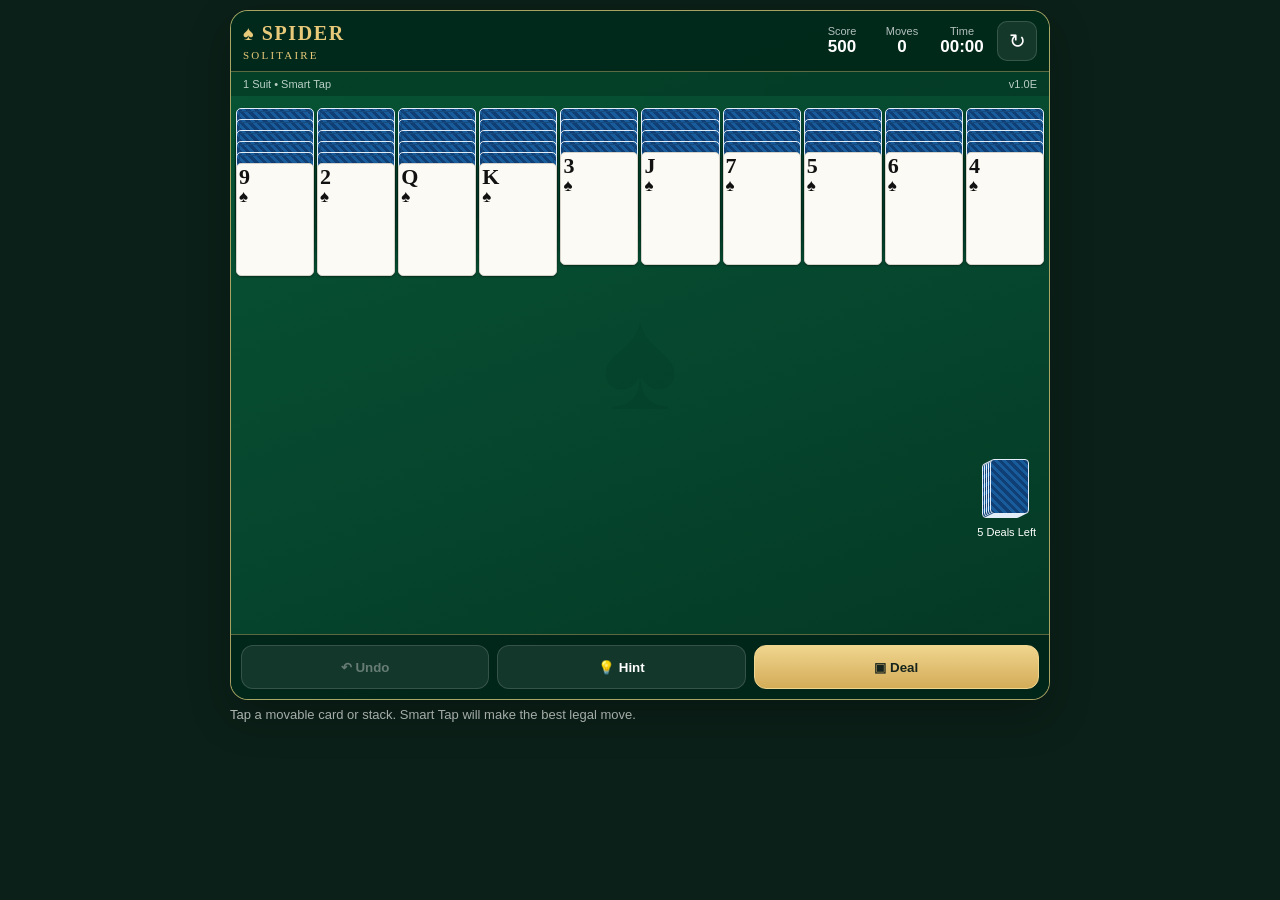
<file: Spider-Solitaire-1.0E-index.html>
<!doctype html>
<html lang="en">
<head>
<meta charset="utf-8">
<meta name="viewport" content="width=device-width,initial-scale=1,maximum-scale=1,user-scalable=no">
<meta name="theme-color" content="#06462e">
<title>Spider Solitaire 1.0E</title>
<style>
:root{--felt1:#075534;--felt2:#06462e;--felt3:#043723;--gold:#e8c879;--cream:#fbfaf5}
*{box-sizing:border-box}html,body{margin:0;min-height:100%;background:#0b2018;color:#fff;font-family:Arial,sans-serif}
body{padding:10px;overscroll-behavior:none;touch-action:manipulation}
.game-shell{position:relative;max-width:820px;margin:auto;min-height:690px;overflow:hidden;border-radius:18px;border:1px solid rgba(232,200,121,.72);background:linear-gradient(160deg,var(--felt1),var(--felt2) 55%,var(--felt3));box-shadow:0 16px 40px #0004}
.topbar{display:grid;grid-template-columns:1fr auto auto;align-items:center;gap:12px;padding:10px 12px;background:#00271af2;border-bottom:1px solid #e8c87966}
.brand-main,.brand-sub{color:var(--gold);font-family:Georgia,serif;letter-spacing:.08em}.brand-main{font-weight:700;font-size:20px}.brand-sub{font-size:11px;letter-spacing:.2em;margin-top:4px}
.stats{display:flex;gap:14px}.stat{text-align:center;min-width:46px}.stat span{display:block;font-size:11px;opacity:.7}.stat strong{font-size:17px}
.icon-btn{width:40px;height:40px;border-radius:10px;background:#ffffff14;color:#fff;border:1px solid #ffffff26;font-size:20px}
.subbar{display:flex;justify-content:space-between;padding:6px 12px;font-size:11px;opacity:.72;background:#00271a8c}
.board{position:relative;min-height:540px;padding:12px 5px 104px;overflow:hidden;touch-action:none}
.columns{position:relative;z-index:2;display:grid;grid-template-columns:repeat(10,minmax(0,1fr));gap:3px}
.column{position:relative;height:430px;min-width:0;border-radius:6px}.column.drop-target{outline:2px solid var(--gold);outline-offset:1px;background:#e8c87914}
.empty-slot{position:absolute;top:0;left:0;width:100%;aspect-ratio:.69;border-radius:5px;border:1px dashed #ffffff33}
.card{position:absolute;left:0;width:100%;aspect-ratio:.69;border-radius:5px;overflow:hidden;box-shadow:0 1px 2px #0006;user-select:none;-webkit-user-select:none;touch-action:none}
.card.back{background:repeating-linear-gradient(45deg,#103f75,#103f75 3px,#195c9b 3px,#195c9b 6px);border:1.5px solid #e3edf7;outline:1px solid #174a7d;outline-offset:-4px}
.card.face,.motion-card{background:var(--cream);color:#111;border:1px solid #d5d2c9;padding:3px 2px;font-family:Georgia,serif;font-weight:700}
.rank{font-size:clamp(10px,3vw,22px);line-height:.95}.suit{font-size:clamp(8px,2.5vw,17px);line-height:1}
.card.selected{outline:3px solid var(--gold);outline-offset:-2px}
.watermark{position:absolute;left:0;right:0;top:180px;text-align:center;font-size:145px;color:#000;opacity:.05;pointer-events:none;z-index:1}
.stock-wrap{position:absolute;right:13px;bottom:104px;z-index:3;text-align:center;font-size:11px}.stock{width:49px;height:59px;position:relative;margin:0 auto 4px}
.stock-card{position:absolute;width:39px;height:55px;border-radius:4px;background:repeating-linear-gradient(45deg,#103f75,#103f75 3px,#195c9b 3px,#195c9b 6px);border:1px solid #e3edf7}
.completed{position:absolute;left:10px;bottom:105px;display:flex;gap:3px;z-index:3}.complete-card{width:24px;height:34px;border-radius:3px;background:var(--cream);color:#111;border:1px solid #ddd;text-align:center;font:700 14px/32px Georgia,serif}
.toolbar{position:absolute;left:0;right:0;bottom:0;display:grid;grid-template-columns:1fr 1fr 1.15fr;gap:8px;padding:10px;background:#002619f5;border-top:1px solid #e8c87966;z-index:5}
.toolbar-btn{min-height:44px;border-radius:12px;font-weight:700;color:#fff;background:#ffffff14;border:1px solid #ffffff24}.toolbar-btn:disabled{color:#ffffff59}.deal-btn{background:linear-gradient(#efd58e,#d4ac58);color:#17241d;border-color:#efd58e}.deal-btn:disabled{opacity:.5}
.status{max-width:820px;margin:7px auto 0;font-size:13px;color:#bfc8c3;min-height:20px}
.hint-counter{position:absolute;left:50%;bottom:110px;transform:translateX(-50%);z-index:1200;background:#001f16e8;border:1px solid var(--gold);color:var(--gold);border-radius:999px;padding:7px 12px;font-size:12px;font-weight:700}
.motion-stack{position:absolute;z-index:1100;pointer-events:none;filter:drop-shadow(0 7px 6px #0006);will-change:transform}
.motion-card{position:absolute;left:0;width:100%;aspect-ratio:.69;border-radius:5px}
.motion-stack.hinting{filter:drop-shadow(0 0 7px rgba(232,200,121,.9))}
.toast{position:fixed;left:50%;bottom:22px;transform:translateX(-50%) translateY(15px);background:#000d;color:#fff;padding:9px 13px;border-radius:999px;font-size:13px;opacity:0;pointer-events:none;transition:.18s;z-index:5000}.toast.show{opacity:1;transform:translateX(-50%)}
@media(max-width:430px){body{padding:4px}.game-shell{border-radius:14px;min-height:650px}.topbar{padding:9px 7px;gap:7px}.brand-main{font-size:17px}.stats{gap:7px}.stat{min-width:38px}.stat strong{font-size:15px}.icon-btn{width:36px;height:36px}.subbar{padding:5px 7px}.board{padding-left:2px;padding-right:2px}.columns{gap:2px}.column{height:440px}.card.face,.motion-card{padding:2px 1px}}
</style>
</head>
<body>
<main class="game-shell">
<header class="topbar">
  <div><div class="brand-main">♠ SPIDER</div><div class="brand-sub">SOLITAIRE</div></div>
  <div class="stats">
    <div class="stat"><span>Score</span><strong id="score">500</strong></div>
    <div class="stat"><span>Moves</span><strong id="moves">0</strong></div>
    <div class="stat"><span>Time</span><strong id="timer">00:00</strong></div>
  </div>
  <button id="newGameTop" class="icon-btn" aria-label="New game">↻</button>
</header>
<div class="subbar"><span>1 Suit • Smart Tap</span><span>v1.0E</span></div>
<section id="board" class="board">
  <div class="watermark">♠</div>
  <div id="columns" class="columns"></div>
  <div id="completed" class="completed"></div>
  <div class="stock-wrap"><div id="stock" class="stock"></div><div id="stockLabel">5 Deals Left</div></div>
  <div id="hintCounter" class="hint-counter" hidden>Hint 1 of 5</div>
</section>
<footer class="toolbar">
  <button id="undo" class="toolbar-btn" disabled>↶ Undo</button>
  <button id="hint" class="toolbar-btn">💡 Hint</button>
  <button id="deal" class="toolbar-btn deal-btn">▣ Deal</button>
</footer>
</main>
<div id="status" class="status" aria-live="polite">Tap a movable card or stack. Smart Tap will make the best legal move.</div>
<div id="toast" class="toast"></div>
<script>
(() => {
const $=id=>document.getElementById(id), board=$('board'), columnsEl=$('columns'), stockEl=$('stock'), stockLabel=$('stockLabel'), completedEl=$('completed'), status=$('status'), movesEl=$('moves'), scoreEl=$('score'), timerEl=$('timer'), undoBtn=$('undo'), hintBtn=$('hint'), dealBtn=$('deal'), newBtn=$('newGameTop'), hintCounter=$('hintCounter'), toastEl=$('toast');
const ranks=['A','2','3','4','5','6','7','8','9','10','J','Q','K'], val=r=>ranks.indexOf(r)+1;
let state,history=[],selected=null,started=false,startAt=0,timerId=null,pointer=null,hintRun=null,animating=false;
const sleep=ms=>new Promise(r=>setTimeout(r,ms));
function toast(t){toastEl.textContent=t;toastEl.classList.add('show');clearTimeout(toastEl._t);toastEl._t=setTimeout(()=>toastEl.classList.remove('show'),1200)}
function deck(){let d=[],id=0;for(let s=0;s<8;s++)for(const rank of ranks)d.push({id:id++,rank,faceUp:false});return d}
function shuffle(a){for(let i=a.length-1;i;i--){let j=Math.floor(Math.random()*(i+1));[a[i],a[j]]=[a[j],a[i]]}}
function copy(){return JSON.parse(JSON.stringify(state))} function remember(){history.push(copy());if(history.length>100)history.shift()}
function fmt(s){return String(Math.floor(s/60)).padStart(2,'0')+':'+String(s%60).padStart(2,'0')}
function startClock(){if(started)return;started=true;startAt=Date.now()-state.elapsed*1000;timerId=setInterval(()=>{state.elapsed=Math.floor((Date.now()-startAt)/1000);stats()},1000)}
function stopClock(){clearInterval(timerId);timerId=null} function stats(){movesEl.textContent=state.moves;scoreEl.textContent=Math.max(0,500-state.moves+state.completed*100);timerEl.textContent=fmt(state.elapsed)}
function cancelHint(msg=''){if(!hintRun)return;hintRun.cancelled=true;hintRun=null;hintCounter.hidden=true;document.querySelectorAll('.motion-stack').forEach(x=>x.remove());animating=false;if(msg)status.textContent=msg}
function newGame(){cancelHint();stopClock();started=false;history=[];selected=null;let d=deck();shuffle(d);let cols=Array.from({length:10},()=>[]);for(let r=0;r<6;r++)for(let c=0;c<10;c++)if(r<5||c<4)cols[c].push(d.pop());cols.forEach(c=>c[c.length-1].faceUp=true);state={cols,stock:d,moves:0,completed:0,elapsed:0};status.textContent='Tap a movable card or stack. Smart Tap will make the best legal move.';render()}
function movable(c,i){let a=state.cols[c];if(i<0||!a[i]?.faceUp)return false;for(let x=i;x<a.length-1;x++)if(!a[x+1].faceUp||val(a[x].rank)!==val(a[x+1].rank)+1)return false;return true}
function legal(f,i,t){if(f===t||!movable(f,i))return false;let m=state.cols[f][i],d=state.cols[t];return !d.length||val(d[d.length-1].rank)===val(m.rank)+1}
function flip(c){let a=state.cols[c];if(a.length&&!a[a.length-1].faceUp)a[a.length-1].faceUp=true}
function complete(c){let a=state.cols[c];if(a.length<13)return false;let s=a.length-13;for(let i=0;i<13;i++)if(!a[s+i].faceUp||val(a[s+i].rank)!==13-i)return false;a.splice(s,13);state.completed++;flip(c);return true}
function post(){for(let c=0;c<10;c++)while(complete(c)){};if(state.completed===8){stopClock();toast('You win!');status.textContent=`You won in ${state.moves} moves and ${fmt(state.elapsed)}!`}render()}
function offsets(a){let y=0,o=[];for(const c of a){o.push(y);y+=c.faceUp?27:11}return o}
function scoreMove(f,i,t){let s=state.cols[f],d=state.cols[t],score=0;if(i>0&&!s[i-1].faceUp)score+=1000;if(d.length)score+=425;else score-=150;score+=(s.length-i)*4;return score}
function allMoves(){let a=[];for(let f=0;f<10;f++)for(let i=0;i<state.cols[f].length;i++)if(movable(f,i))for(let t=0;t<10;t++)if(legal(f,i,t))a.push({from:f,index:i,to:t,score:scoreMove(f,i,t)});a.sort((x,y)=>y.score-x.score);let seen=new Set();return a.filter(m=>{let k=`${m.from}-${m.index}-${m.to}`;if(seen.has(k))return false;seen.add(k);return true})}
function best(f,i){return allMoves().filter(m=>m.from===f&&m.index===i)[0]||null}
function cardEl(c,i){return columnsEl.querySelector(`.card[data-col="${c}"][data-index="${i}"]`)}
function colEl(c){return columnsEl.querySelector(`.column[data-col="${c}"]`)}
function destinationPoint(to){let col=colEl(to),r=col.getBoundingClientRect(),br=board.getBoundingClientRect(),cards=state.cols[to],ys=offsets(cards);let y=cards.length?ys[cards.length-1]+27:0;return{x:r.left-br.left,y:r.top-br.top+y}}
function motionStack(from,index,hint=false){let el=cardEl(from,index),cr=el.getBoundingClientRect(),br=board.getBoundingClientRect(),cards=state.cols[from].slice(index),h=document.createElement('div');h.className='motion-stack'+(hint?' hinting':'');h.style.width=cr.width+'px';h.style.height=(cr.height+(cards.length-1)*27)+'px';h.style.left=(cr.left-br.left)+'px';h.style.top=(cr.top-br.top)+'px';cards.forEach((c,n)=>{let d=document.createElement('div');d.className='motion-card';d.style.top=(n*27)+'px';d.innerHTML=`<div class="rank">${c.rank}</div><div class="suit">♠</div>`;h.appendChild(d)});board.appendChild(h);return h}
async function animatePreview(m,run,num,total){if(run.cancelled)return;render();let h=motionStack(m.from,m.index,true),start=cardEl(m.from,m.index).getBoundingClientRect(),br=board.getBoundingClientRect(),dest=destinationPoint(m.to);let sx=start.left-br.left,sy=start.top-br.top,dx=dest.x-sx,dy=dest.y-sy;hintCounter.textContent=`Hint ${num} of ${total}`;hintCounter.hidden=false;await h.animate([{transform:'translate(0,0)'},{transform:`translate(${dx}px,${dy}px)`}],{duration:550,easing:'ease-in-out',fill:'forwards'}).finished.catch(()=>{});if(run.cancelled){h.remove();return}await sleep(280);await h.animate([{transform:`translate(${dx}px,${dy}px)`},{transform:'translate(0,0)'}],{duration:450,easing:'ease-in-out',fill:'forwards'}).finished.catch(()=>{});h.remove();await sleep(180)}
async function runHints(){if(hintRun){cancelHint('Hint tour stopped.');return}let list=allMoves().slice(0,5);if(!list.length){status.textContent=state.stock.length>=10?'No legal tableau move found. Try Deal.':'No legal move found.';toast('Try Deal');return}let run={cancelled:false};hintRun=run;animating=true;status.textContent=`Showing ${list.length} possible move${list.length===1?'':'s'}…`;for(let n=0;n<list.length;n++){if(run.cancelled)break;await animatePreview(list[n],run,n+1,list.length)}if(!run.cancelled){hintCounter.hidden=true;hintRun=null;animating=false;status.textContent='Hint tour complete. Make any move you like.'}}
async function animateReal(m,commit){animating=true;render();let h=motionStack(m.from,m.index),src=cardEl(m.from,m.index),sr=src.getBoundingClientRect(),br=board.getBoundingClientRect(),dest=destinationPoint(m.to),dx=dest.x-(sr.left-br.left),dy=dest.y-(sr.top-br.top);state.cols[m.from].slice(m.index).forEach((_,n)=>{let e=cardEl(m.from,m.index+n);if(e)e.style.visibility='hidden'});await h.animate([{transform:'translate(0,0)'},{transform:`translate(${dx}px,${dy}px)`}],{duration:300,easing:'cubic-bezier(.2,.75,.25,1)',fill:'forwards'}).finished.catch(()=>{});commit();h.remove();animating=false}
async function perform(f,i,t,msg='Moved.'){if(animating||!legal(f,i,t))return false;cancelHint();let m={from:f,index:i,to:t};remember();startClock();await animateReal(m,()=>{state.cols[t].push(...state.cols[f].splice(i));flip(f);state.moves++;selected=null;status.textContent=msg;post()});return true}
function smart(c,i){if(animating)return;cancelHint();if(!movable(c,i)){status.textContent='That card or stack cannot be moved.';return}let m=best(c,i);if(m)perform(c,i,m.to,'Smart move completed.');else{selected={col:c,index:i};status.textContent='No automatic move found. Tap a destination or drag.';render()}}
function tapDest(c){if(selected)perform(selected.col,selected.index,c,'Manual move completed.')}
function deal(){if(animating)return;cancelHint();if(state.stock.length<10)return;if(state.cols.some(c=>!c.length)){toast('Fill empty columns first');return}remember();startClock();for(let c=0;c<10;c++){let x=state.stock.pop();x.faceUp=true;state.cols[c].push(x)}state.moves++;selected=null;status.textContent='Dealt one new card to every column.';post()}
function render(){columnsEl.innerHTML='';state.cols.forEach((cards,ci)=>{let col=document.createElement('div');col.className='column';col.dataset.col=ci;let ys=offsets(cards);if(!cards.length){let e=document.createElement('div');e.className='empty-slot';col.appendChild(e)}cards.forEach((card,i)=>{let e=document.createElement('div');e.className='card '+(card.faceUp?'face':'back');e.style.top=ys[i]+'px';e.style.zIndex=i+1;e.dataset.col=ci;e.dataset.index=i;if(selected&&selected.col===ci&&i>=selected.index)e.classList.add('selected');if(card.faceUp){e.innerHTML=`<div class="rank">${card.rank}</div><div class="suit">♠</div>`;e.addEventListener('pointerdown',ev=>pointerDown(ev,ci,i,e));e.addEventListener('pointerup',ev=>pointerUp(ev,ci,i))}col.appendChild(e)});col.addEventListener('pointerup',e=>{if(e.target===col||e.target.classList.contains('empty-slot'))tapDest(ci)});columnsEl.appendChild(col)});let deals=Math.floor(state.stock.length/10);stockEl.innerHTML='';for(let i=0;i<deals;i++){let s=document.createElement('div');s.className='stock-card';s.style.left=i*2+'px';s.style.top=-i+'px';stockEl.appendChild(s)}stockLabel.textContent=`${deals} Deal${deals===1?'':'s'} Left`;dealBtn.disabled=!deals;completedEl.innerHTML='';for(let i=0;i<state.completed;i++){let c=document.createElement('div');c.className='complete-card';c.textContent='♠';completedEl.appendChild(c)}undoBtn.disabled=!history.length;stats()}
function pointerDown(e,c,i,el){if(animating)return;cancelHint();if(!movable(c,i))return;pointer={id:e.pointerId,c,i,x:e.clientX,y:e.clientY,drag:false,el,h:null,dx:0,dy:0};el.setPointerCapture?.(e.pointerId);document.addEventListener('pointermove',pointerMove,{passive:false})}
function pointerMove(e){if(!pointer||e.pointerId!==pointer.id)return;let dx=e.clientX-pointer.x,dy=e.clientY-pointer.y;if(!pointer.drag&&Math.hypot(dx,dy)<12)return;if(!pointer.drag){pointer.drag=true;pointer.h=motionStack(pointer.c,pointer.i);let r=pointer.el.getBoundingClientRect();pointer.dx=e.clientX-r.left;pointer.dy=e.clientY-r.top}e.preventDefault();let br=board.getBoundingClientRect();pointer.h.style.left=(e.clientX-br.left-pointer.dx)+'px';pointer.h.style.top=(e.clientY-br.top-pointer.dy)+'px';document.querySelectorAll('.column').forEach(x=>x.classList.remove('drop-target'));let t=document.elementFromPoint(e.clientX,e.clientY)?.closest('.column');if(t&&legal(pointer.c,pointer.i,+t.dataset.col))t.classList.add('drop-target')}
function pointerUp(e,c,i){document.removeEventListener('pointermove',pointerMove);if(!pointer)return;document.querySelectorAll('.column').forEach(x=>x.classList.remove('drop-target'));let p=pointer;pointer=null;if(p.drag){let t=document.elementFromPoint(e.clientX,e.clientY)?.closest('.column'),to=t?+t.dataset.col:null;p.h?.remove();if(to!==null&&legal(p.c,p.i,to)){perform(p.c,p.i,to,'Dragged move completed.');return}render();return}smart(c,i)}
async function undo(){if(animating||!history.length)return;cancelHint();let previous=history[history.length-1],current=copy();let candidate=null;outer:for(let pc=0;pc<10;pc++)for(let cc=0;cc<10;cc++){if(pc===cc)continue;let p=previous.cols[pc],c=current.cols[cc];if(p.length>state.cols[pc].length&&c.length>previous.cols[cc].length){candidate={};break outer}}history.pop();state=previous;selected=null;status.textContent='Last action undone.';render()}
undoBtn.onclick=undo;hintBtn.onclick=runHints;dealBtn.onclick=deal;newBtn.onclick=()=>{cancelHint();if(confirm('Start a new game?'))newGame()};newGame();
})();
</script>
</body>
</html>
</file>
